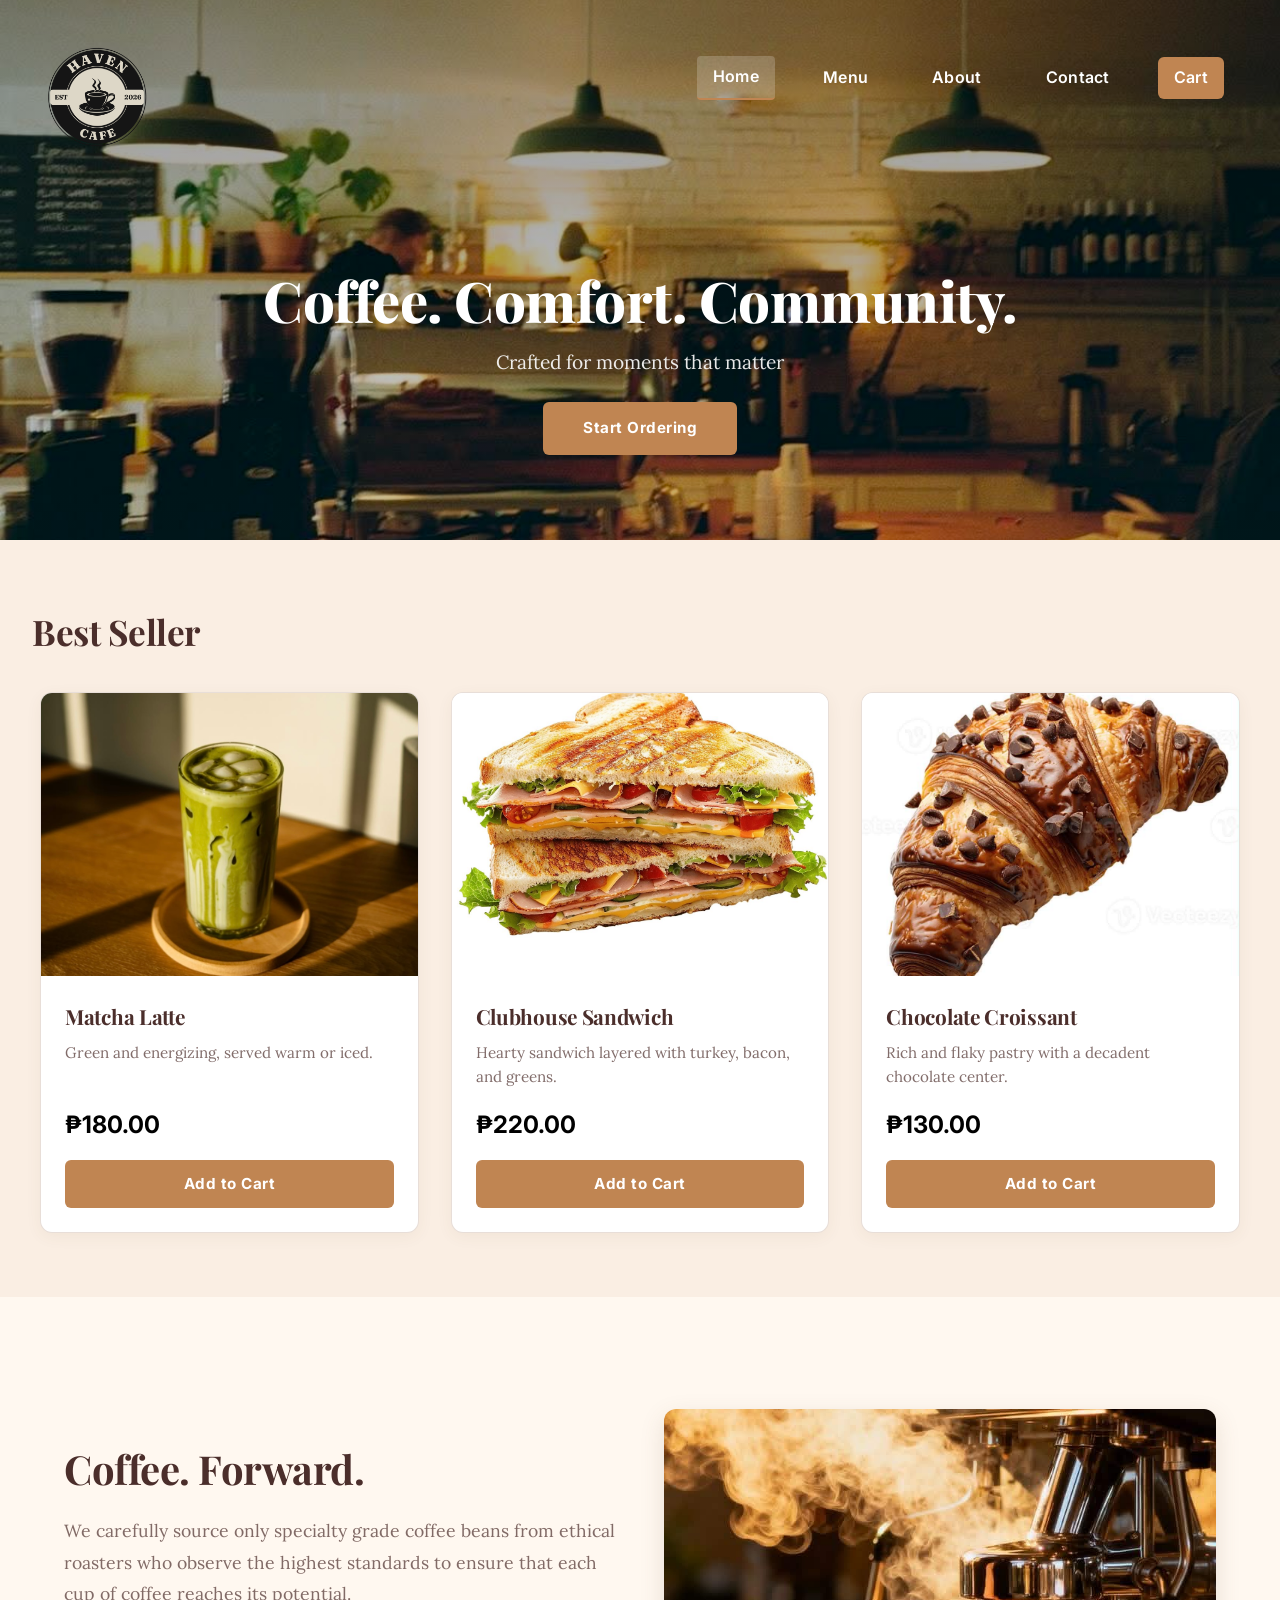
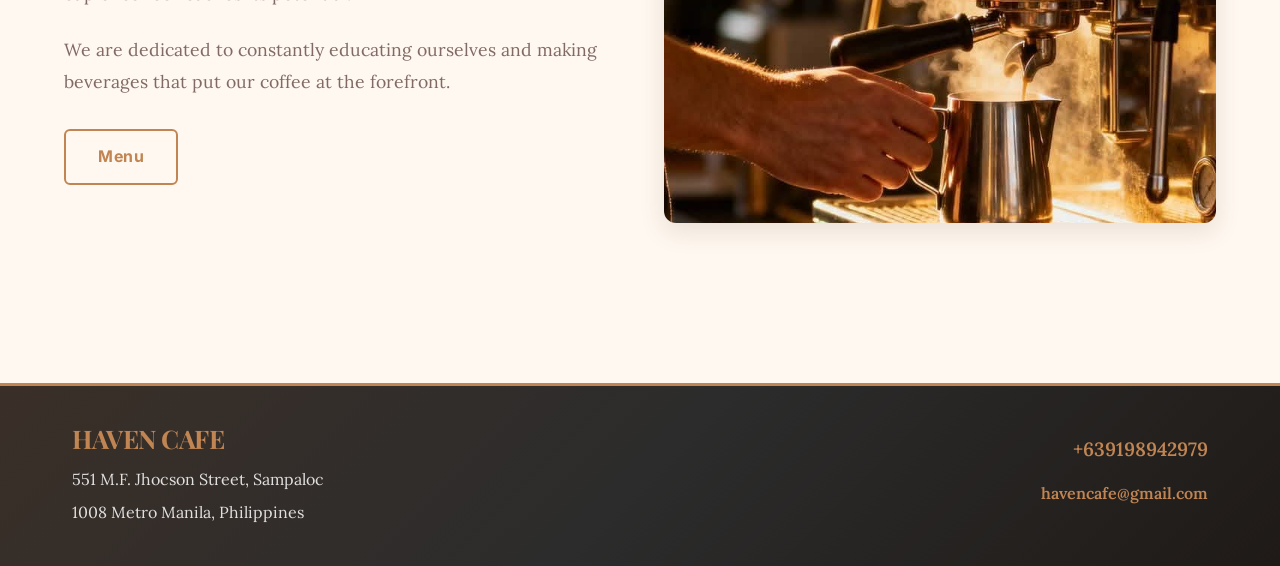
<file: haven cafe(latest)/index.html>
<!DOCTYPE html>
<html lang="en">

<head>
    <meta charset="UTF-8">
    <meta name="viewport" content="width=device-width, initial-scale=1.0">
    <title>Haven Cafe</title>
    <link rel="stylesheet" href="style.css">
</head>

<body>
    <header>
        <img src="images/cafelogo.png" alt="Haven Cafe Logo" class="logo">
        <nav class="navbar">
            <a href="index.html" class="active">Home</a>
            <a href="menu.html">Menu</a>
            <a href="about.html">About</a>
            <a href="contact.html">Contact</a>
            <a href="cart.html" class="cart-link">Cart</a>
        </nav>
        <div class="header-overlay"></div>
        <div class="hero-content">
            <h1>Coffee. Comfort. Community.</h1>
            <p class="hero-subtitle">Crafted for moments that matter</p>
            <a href="menu.html" class="hero-cart-btn">Start Ordering</a>
        </div>
    </header>

    <main>
        <!-- Featured Selection Section -->
        <section class="featured-section">
            <h2 class="section-title">Best Seller</h2>
            <div class="featured-grid">
                <div class="featured-item">
                    <img src="images/Matcha latte.jpg" alt="Matcha Latte">
                    <h3>Matcha Latte</h3>
                    <p>Green and energizing, served warm or iced.</p>
                    <span class="price">₱180.00</span>
                    <button type="button" class="cta-button" onclick="redirectToMenu('Matcha Latte')">Add to Cart</button>
                </div>
                <div class="featured-item">
                    <img src="images/clubhouse.JPG" alt="Clubhouse Sandwich">
                    <h3>Clubhouse Sandwich</h3>
                    <p>Hearty sandwich layered with turkey, bacon, and greens.</p>
                    <span class="price">₱220.00</span>
                    <button type="button" class="cta-button" onclick="redirectToMenu('Clubhouse Sandwich')">Add to Cart</button>
                </div>
                <div class="featured-item">
                    <img src="images/p1.jpg" alt="Chocolate Croissant">
                    <h3>Chocolate Croissant</h3>
                    <p>Rich and flaky pastry with a decadent chocolate center.</p>
                    <span class="price">₱130.00</span>
                    <button type="button" class="cta-button" onclick="redirectToMenu('Chocolate Croissant')">Add to Cart</button>
                </div>
            </div>
        </section>

        <!-- Coffee Forward Section -->
        <section class="coffee-forward-section">
            <div class="coffee-forward-content">
                <div class="coffee-forward-text">
                    <h2>Coffee. Forward.</h2>
                    <p>We carefully source only specialty grade coffee beans from ethical roasters who observe the
                        highest standards to ensure that each cup of coffee reaches its potential.</p>
                    <p>We are dedicated to constantly educating ourselves and making beverages that put our coffee at
                        the forefront.</p>
                    <a href="menu.html" class="forward-link">Menu</a>
                </div>
                <div class="coffee-forward-image">
                    <img src="images/pic1.jpg" alt="Coffee brewing process">
                </div>
            </div>
        </section>



        <footer class="site-footer">
            <div class="footer-content">
                <div class="footer-main">
                    <div class="footer-branding">
                        <h3>HAVEN CAFE</h3>
                    </div>
                    <div class="footer-info">
                        <p>551 M.F. Jhocson Street, Sampaloc</p>
                        <p>1008 Metro Manila, Philippines</p>
                    </div>
                </div>
                <div class="footer-contact">
                    <p><a href="tel:+639198942979" class="phone-link">+639198942979</a></p>
                    <p><a href="mailto:havencafe@gmail.com">havencafe@gmail.com</a></p>
                </div>
            </div>
        </footer>

        <script>
            function redirectToMenu(itemName) {
                const params = new URLSearchParams();
                params.set('item', itemName);
                window.location.href = `menu.html?${params.toString()}`;
            }
        </script>
        <script src="transition.js"></script>
</body>

</html>
</file>
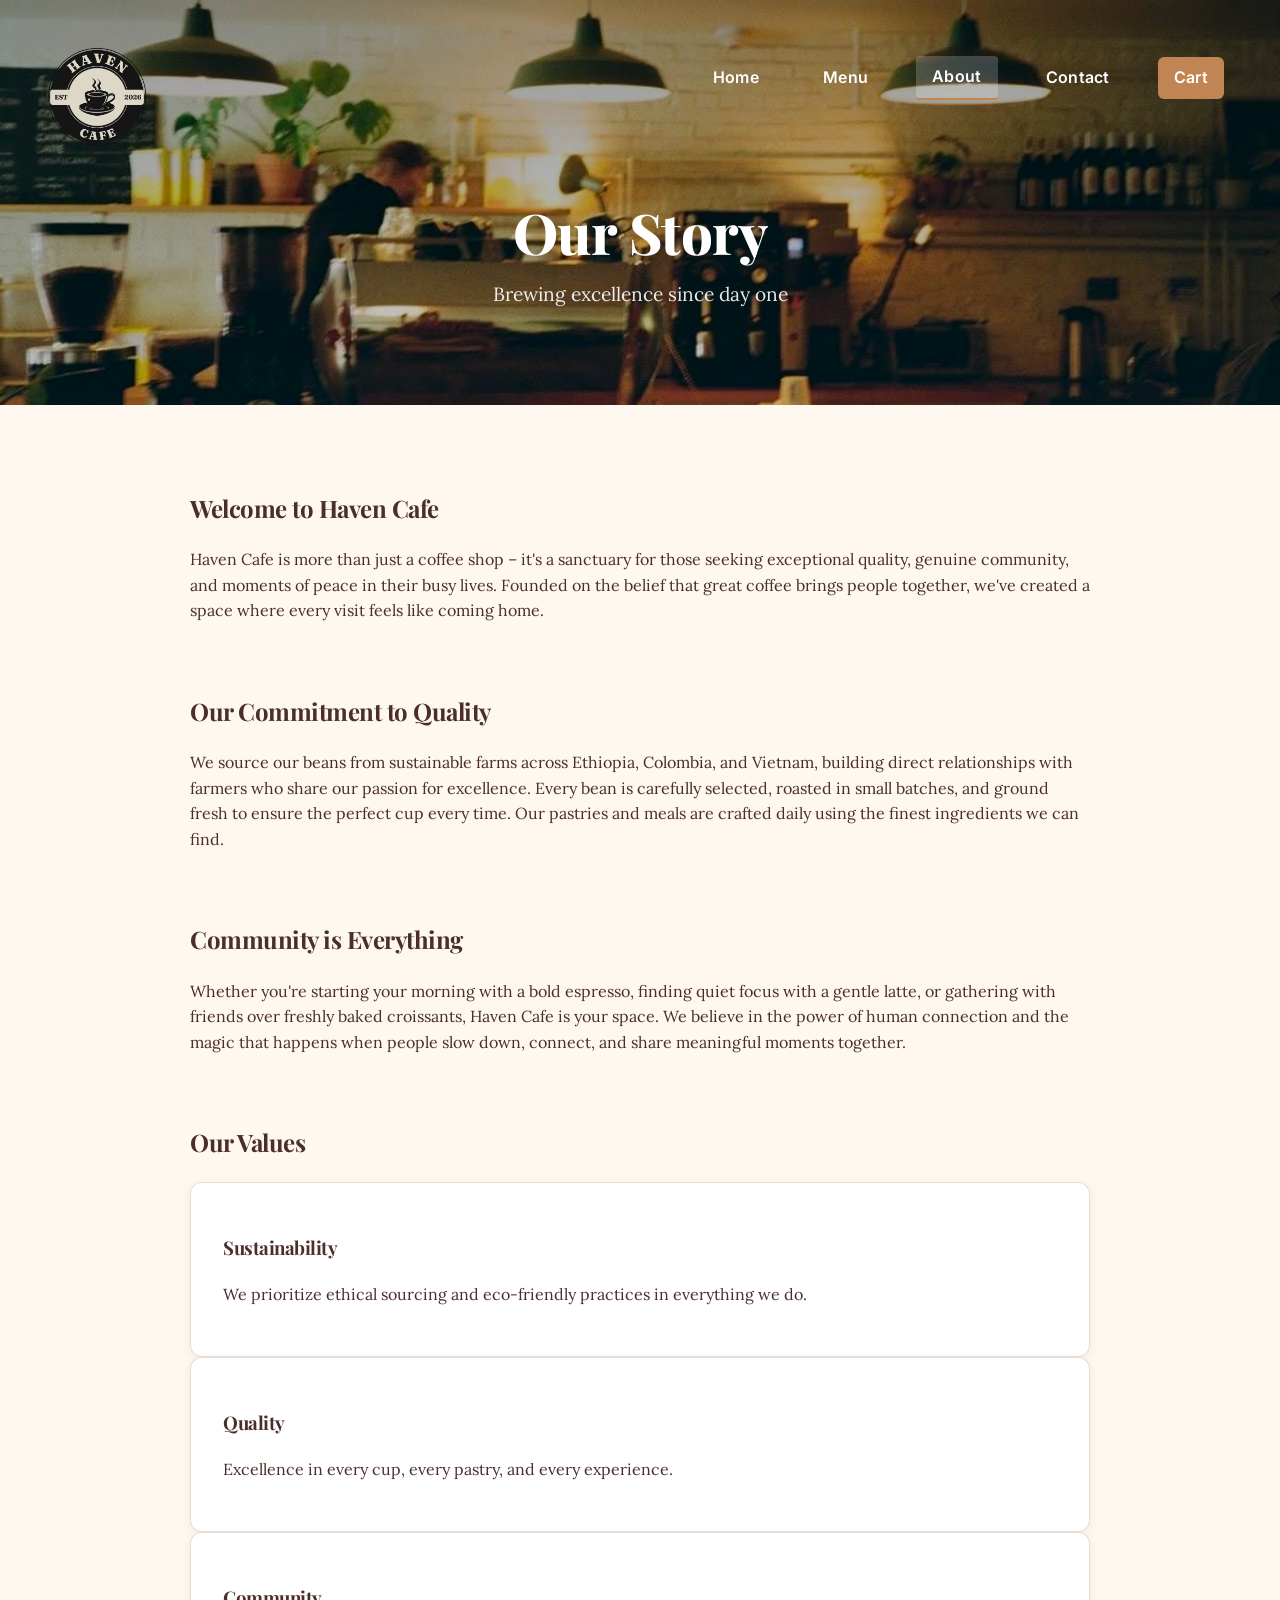
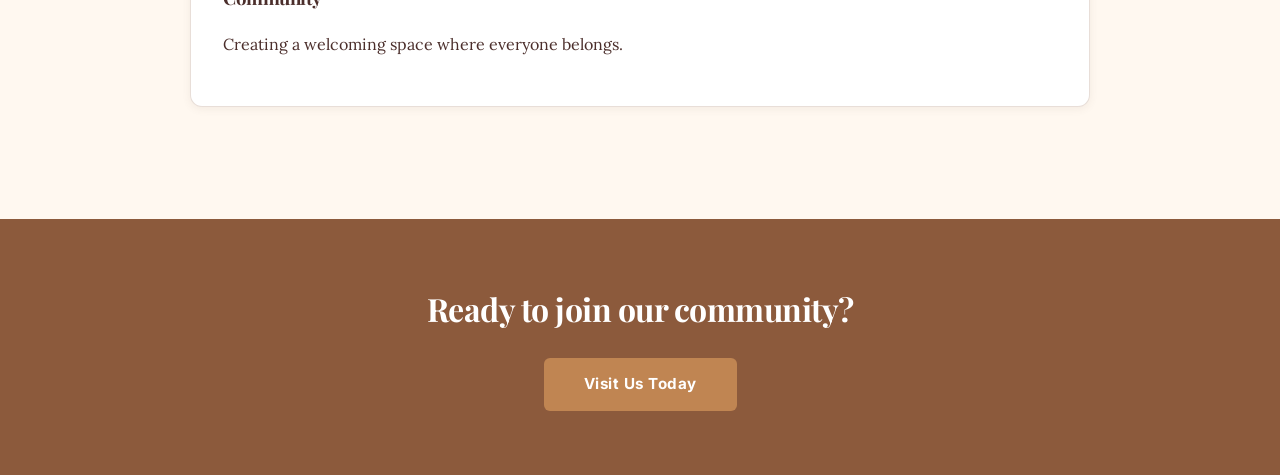
<file: haven cafe(latest)/about.html>
<!DOCTYPE html>
<html lang="en">

<head>
    <meta charset="UTF-8">
    <meta name="viewport" content="width=device-width, initial-scale=1.0">
    <title>About - Haven Cafe</title>
    <link rel="stylesheet" href="style.css">
</head>

<body>
    <header class="about-header">
        <img src="images/cafelogo.png" alt="Haven Cafe Logo" class="logo">
        <nav class="navbar">
            <a href="index.html">Home</a>
            <a href="menu.html">Menu</a>
            <a href="about.html" class="active">About</a>
            <a href="contact.html">Contact</a>
            <a href="cart.html" class="cart-link">Cart</a>
        </nav>
        <div class="header-overlay"></div>
        <div class="hero-content">
            <h1>Our Story</h1>
            <p class="hero-subtitle">Brewing excellence since day one</p>
        </div>
    </header>

    <main>
        <div class="main-content about-content">
            <section class="about-section">
                <h2>Welcome to Haven Cafe</h2>
                <p>Haven Cafe is more than just a coffee shop – it's a sanctuary for those seeking exceptional quality,
                    genuine community, and moments of peace in their busy lives. Founded on the belief that great coffee
                    brings people together, we've created a space where every visit feels like coming home.</p>
            </section>

            <section class="about-section">
                <h2>Our Commitment to Quality</h2>
                <p>We source our beans from sustainable farms across Ethiopia, Colombia, and Vietnam, building direct
                    relationships with farmers who share our passion for excellence. Every bean is carefully selected,
                    roasted in small batches, and ground fresh to ensure the perfect cup every time. Our pastries and
                    meals are crafted daily using the finest ingredients we can find.</p>
            </section>

            <section class="about-section">
                <h2>Community is Everything</h2>
                <p>Whether you're starting your morning with a bold espresso, finding quiet focus with a gentle latte,
                    or gathering with friends over freshly baked croissants, Haven Cafe is your space. We believe in the
                    power of human connection and the magic that happens when people slow down, connect, and share
                    meaningful moments together.</p>
            </section>

            <section class="about-section values-section">
                <h2>Our Values</h2>
                <div class="values-grid">
                    <div class="value-card">
                        <h3>Sustainability</h3>
                        <p>We prioritize ethical sourcing and eco-friendly practices in everything we do.</p>
                    </div>
                    <div class="value-card">
                        <h3>Quality</h3>
                        <p>Excellence in every cup, every pastry, and every experience.</p>
                    </div>
                    <div class="value-card">
                        <h3>Community</h3>
                        <p>Creating a welcoming space where everyone belongs.</p>
                    </div>
                </div>
            </section>
        </div>
    </main>

    <section class="cta-section">
        <h2>Ready to join our community?</h2>
        <a href="index.html" class="cta-button">Visit Us Today</a>
    </section>
    <script src="transition.js"></script>
</body>

</html>
</file>
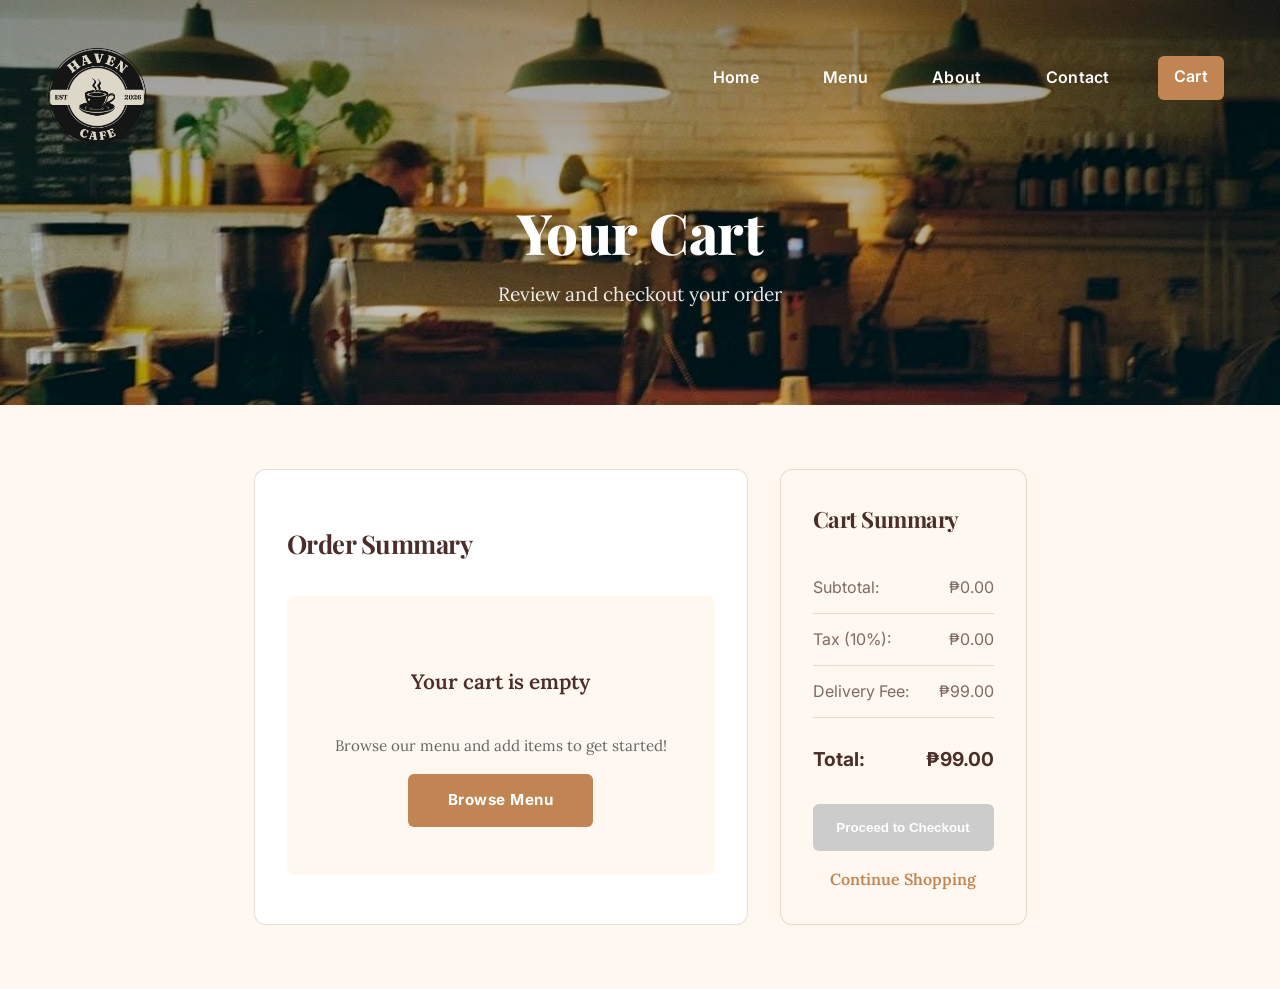
<file: haven cafe(latest)/cart.html>
<!DOCTYPE html>
<html lang="en">

<head>
    <meta charset="UTF-8">
    <meta name="viewport" content="width=device-width, initial-scale=1.0">
    <title>Cart - Haven Cafe</title>
    <link rel="stylesheet" href="style.css">
</head>

<body>
    <header class="cart-header">
        <img src="images/cafelogo.png" alt="Haven Cafe Logo" class="logo">
        <nav class="navbar">
            <a href="index.html">Home</a>
            <a href="menu.html">Menu</a>
            <a href="about.html">About</a>
            <a href="contact.html">Contact</a>
            <a href="cart.html" class="cart-link active">Cart</a>
        </nav>
        <div class="header-overlay"></div>
        <div class="hero-content">
            <h1>Your Cart</h1>
            <p class="hero-subtitle">Review and checkout your order</p>
        </div>
    </header>

    <main>
        <div class="cart-container">
            <section class="cart-items-section">
                <h2>Order Summary</h2>
                <div class="cart-items">
                    <div class="empty-cart-message">
                        <p>Your cart is empty</p>
                        <p style="font-size: 0.95rem; color: #666;">Browse our menu and add items to get started!</p>
                        <a href="menu.html" class="cta-button">Browse Menu</a>
                    </div>
                </div>
                <div id="cart-items-list"></div>
            </section>

            <aside class="cart-summary">
                <h2>Cart Summary</h2>
                <div class="summary-row">
                    <span>Subtotal:</span>
                    <span id="subtotal">₱0.00</span>
                </div>
                <div class="summary-row">
                    <span>Tax (10%):</span>
                    <span id="tax">₱0.00</span>
                </div>
                <div class="summary-row">
                    <span>Delivery Fee:</span>
                    <span id="delivery">₱99.00</span>
                </div>
                <div class="summary-row total">
                    <span>Total:</span>
                    <span id="total">₱99.00</span>
                </div>
                <button class="checkout-btn" id="checkout-btn">Proceed to Checkout</button>
                <a href="menu.html" class="continue-shopping">Continue Shopping</a>
            </aside>
        </div>
    </main>

    <script>
        // Cart functionality
        const DELIVERY_FEE = 99.00;

        function loadCart() {
            const cart = JSON.parse(localStorage.getItem('cart')) || [];
            const cartItemsList = document.getElementById('cart-items-list');
            const emptyCart = document.querySelector('.empty-cart-message');

            if (cart.length === 0) {
                cartItemsList.innerHTML = '';
                emptyCart.style.display = 'flex';
                emptyCart.style.flexDirection = 'column';
                emptyCart.style.alignItems = 'center';
                emptyCart.style.padding = '3rem';
                emptyCart.style.textAlign = 'center';
                updateSummary([]);
                return;
            }

            emptyCart.style.display = 'none';
            cartItemsList.innerHTML = cart.map((item, index) => `
                <div class="cart-item">
                    <div class="item-info">
                        <h3>${item.name}</h3>
                        ${item.customizations ? `<span class="item-customizations">${item.customizations}</span>` : ''}
                        <p class="item-price">₱${item.price.toFixed(2)}</p>
                    </div>
                    <div class="item-quantity">
                        <button onclick="decreaseQuantity(${index})">-</button>
                        <input type="number" value="${item.quantity}" min="1" onchange="updateQuantity(${index}, this.value)">
                        <button onclick="increaseQuantity(${index})">+</button>
                    </div>
                    <div class="item-total">
                        ₱${(item.price * item.quantity).toFixed(2)}
                    </div>
                    <button class="remove-btn" onclick="removeFromCart(${index})">Remove</button>
                </div>
            `).join('');

            updateSummary(cart);
        }

        function updateQuantity(index, quantity) {
            let cart = JSON.parse(localStorage.getItem('cart')) || [];
            quantity = Math.max(1, parseInt(quantity) || 1);
            cart[index].quantity = quantity;
            localStorage.setItem('cart', JSON.stringify(cart));
            loadCart();
        }

        function increaseQuantity(index) {
            let cart = JSON.parse(localStorage.getItem('cart')) || [];
            cart[index].quantity += 1;
            localStorage.setItem('cart', JSON.stringify(cart));
            loadCart();
        }

        function decreaseQuantity(index) {
            let cart = JSON.parse(localStorage.getItem('cart')) || [];
            if (cart[index].quantity > 1) {
                cart[index].quantity -= 1;
                localStorage.setItem('cart', JSON.stringify(cart));
                loadCart();
            }
        }

        function removeFromCart(index) {
            let cart = JSON.parse(localStorage.getItem('cart')) || [];
            cart.splice(index, 1);
            localStorage.setItem('cart', JSON.stringify(cart));
            loadCart();
        }

        function updateSummary(cart) {
            const subtotal = cart.reduce((sum, item) => sum + (item.price * item.quantity), 0);
            const tax = subtotal * 0.10;
            const total = subtotal + tax + DELIVERY_FEE;

            document.getElementById('subtotal').textContent = `₱${subtotal.toFixed(2)}`;
            document.getElementById('tax').textContent = `₱${tax.toFixed(2)}`;
            document.getElementById('total').textContent = `₱${total.toFixed(2)}`;

            const checkoutBtn = document.getElementById('checkout-btn');
            checkoutBtn.disabled = cart.length === 0;
        }

        document.getElementById('checkout-btn').addEventListener('click', () => {
            const cart = JSON.parse(localStorage.getItem('cart')) || [];
            if (cart.length > 0) {
                alert('Thank you for your order! This is a demo. In a real app, you would be redirected to payment.');
                localStorage.removeItem('cart');
                loadCart();
            }
        });

        // Load cart on page load
        loadCart();
    </script>
    <script src="transition.js"></script>
</body>

</html>
</file>
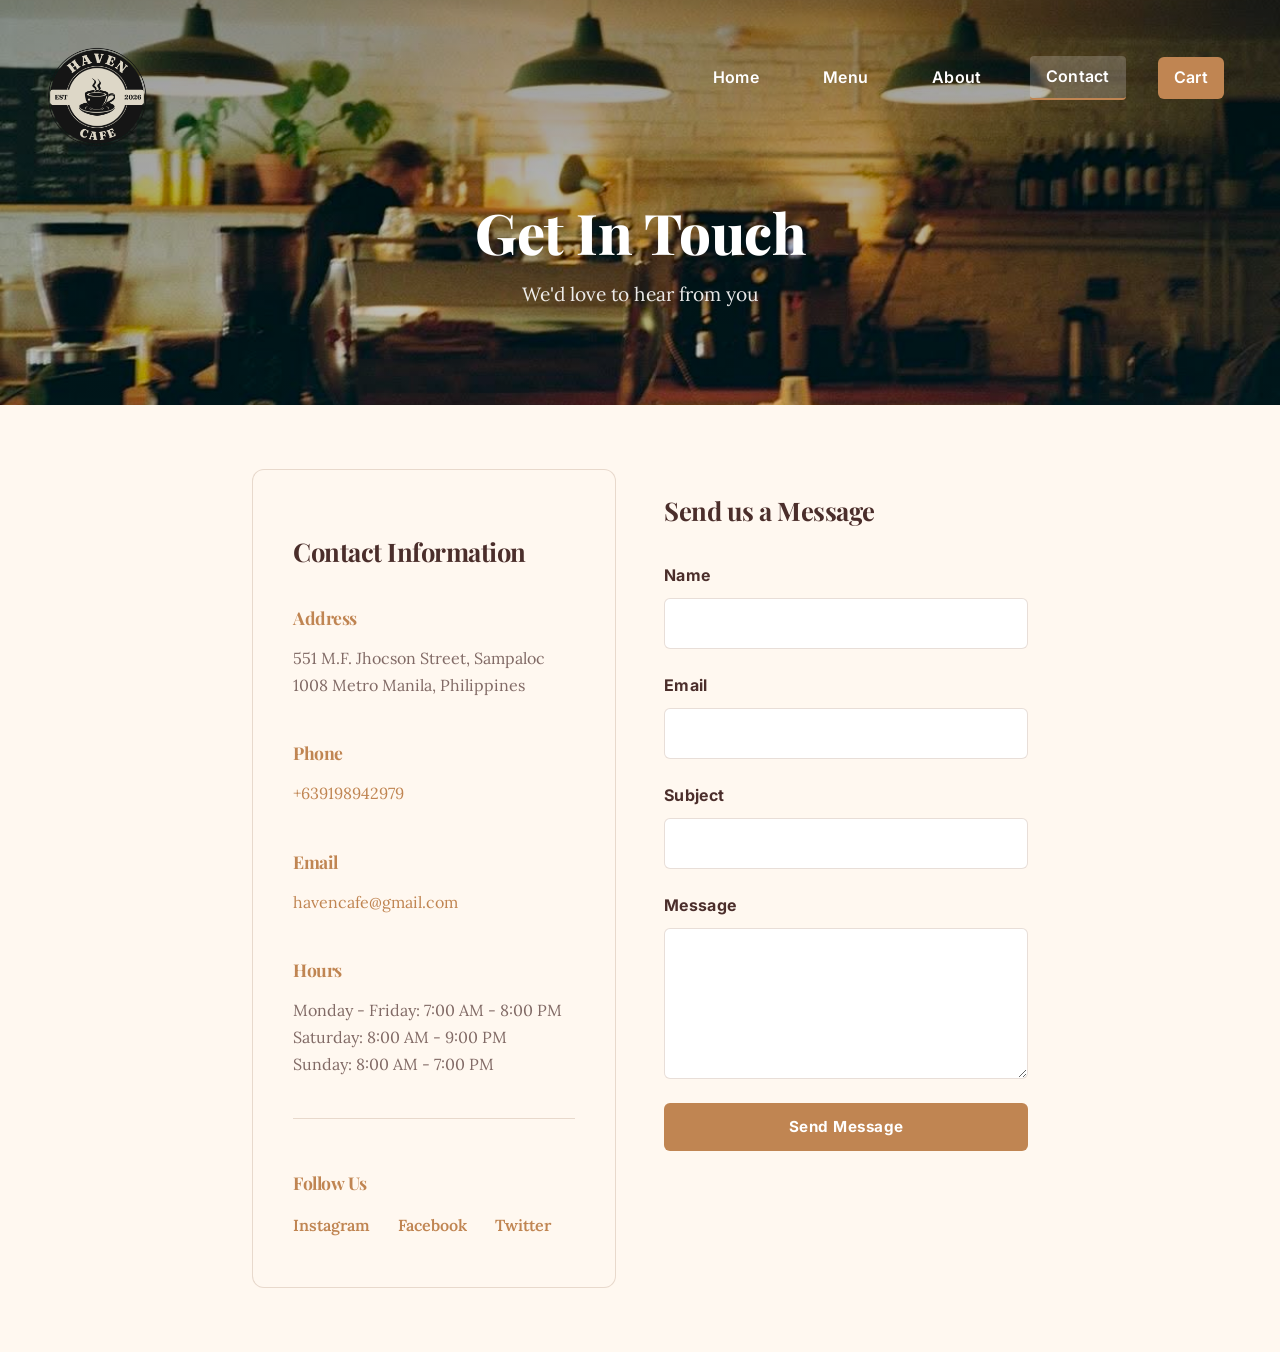
<file: haven cafe(latest)/contact.html>
<!DOCTYPE html>
<html lang="en">

<head>
    <meta charset="UTF-8">
    <meta name="viewport" content="width=device-width, initial-scale=1.0">
    <title>Contact - Haven Cafe</title>
    <link rel="stylesheet" href="style.css">
</head>

<body>
    <header class="contact-header">
        <img src="images/cafelogo.png" alt="Haven Cafe Logo" class="logo">
        <nav class="navbar">
            <a href="index.html">Home</a>
            <a href="menu.html">Menu</a>
            <a href="about.html">About</a>
            <a href="contact.html" class="active">Contact</a>
            <a href="cart.html" class="cart-link">Cart</a>
        </nav>
        <div class="header-overlay"></div>
        <div class="hero-content">
            <h1>Get In Touch</h1>
            <p class="hero-subtitle">We'd love to hear from you</p>
        </div>
    </header>

    <main>
        <div class="main-content contact-content">
            <div class="contact-grid">
                <section class="contact-info">
                    <h2>Contact Information</h2>

                    <div class="info-item">
                        <h3>Address</h3>
                        <p>551 M.F. Jhocson Street, Sampaloc</p>
                        <p>1008 Metro Manila, Philippines</p>
                    </div>

                    <div class="info-item">
                        <h3>Phone</h3>
                        <p><a href="tel:+639198942979">+639198942979</a></p>
                    </div>

                    <div class="info-item">
                        <h3>Email</h3>
                        <p><a href="mailto:havencafe@gmail.com">havencafe@gmail.com</a></p>
                    </div>

                    <div class="info-item">
                        <h3>Hours</h3>
                        <p>
                            Monday - Friday: 7:00 AM - 8:00 PM<br>
                            Saturday: 8:00 AM - 9:00 PM<br>
                            Sunday: 8:00 AM - 7:00 PM
                        </p>
                    </div>

                    <div class="social-links">
                        <h3>Follow Us</h3>
                        <a href="#" class="social-link">Instagram</a>
                        <a href="#" class="social-link">Facebook</a>
                        <a href="#" class="social-link">Twitter</a>
                    </div>
                </section>

                <section class="contact-form-section">
                    <h2>Send us a Message</h2>
                    <form class="contact-form">
                        <div class="form-group">
                            <label for="name">Name</label>
                            <input type="text" id="name" name="name" required>
                        </div>

                        <div class="form-group">
                            <label for="email">Email</label>
                            <input type="email" id="email" name="email" required>
                        </div>

                        <div class="form-group">
                            <label for="subject">Subject</label>
                            <input type="text" id="subject" name="subject" required>
                        </div>

                        <div class="form-group">
                            <label for="message">Message</label>
                            <textarea id="message" name="message" rows="6" required></textarea>
                        </div>

                        <button type="submit" class="cta-button">Send Message</button>
                    </form>
                </section>
            </div>
        </div>
    </main>
    <script src="transition.js"></script>
</body>

</html>
</file>
<file: haven cafe(latest)/style.css>
@import url('https://fonts.googleapis.com/css2?family=Playfair+Display:wght@600;700;800&family=Lora:wght@400;500;600&family=Inter:wght@300;400;500;600;700&display=swap');

:root {
    --primary: #8C5A3C;
    --primary-light: #C08552;
    --primary-dark: #4B2E2B;
    --accent: #C08552;
    --bg-light: #FFF8F0;
    --text: #4B2E2B;
    --text-gray: rgba(75, 46, 43, 0.7);
    --border: rgba(140, 90, 60, 0.2);
}

* {
    box-sizing: border-box;
}

html {
    scrollbar-width: thin;
    scrollbar-color: var(--primary-light) rgba(75, 46, 43, 0.1);
}

html::-webkit-scrollbar {
    width: 10px;
    height: 10px;
}

html::-webkit-scrollbar-track {
    background: rgba(75, 46, 43, 0.08);
    border-radius: 999px;
}

html::-webkit-scrollbar-thumb {
    background: var(--primary-light);
    border-radius: 999px;
    border: 2px solid rgba(255, 255, 255, 0.85);
}

html::-webkit-scrollbar-thumb:hover {
    background: var(--primary-dark);
}

body {
    margin: 0;
    padding: 0;
    font-family: 'Lora', serif;
    color: var(--text);
    background: var(--bg-light);
    line-height: 1.6;
}

header {
    position: relative;
    height: 60vh;
    background: url("images/cafeheader.jpg") center/cover no-repeat;
    display: flex;
    flex-direction: column;
}

header.menu-header,
header.cart-header,
header.about-header,
header.contact-header {
    height: 45vh;
}

.header-overlay {
    position: absolute;
    inset: 0;
    background: linear-gradient(180deg, rgba(0, 0, 0, 0.4), rgba(0, 0, 0, 0.3) 50%, rgba(0, 0, 0, 0.2));
}

.logo {
    position: absolute;
    top: 2rem;
    left: 2rem;
    height: 130px;
    z-index: 10;
}

.navbar {
    position: absolute;
    top: 3.5rem;
    right: 3.5rem;
    display: flex;
    gap: 2rem;
    align-items: center;
    z-index: 11;
}

.navbar a {
    color: #fff;
    text-decoration: none;
    padding: 0.5rem 1rem;
    border-radius: 4px;
    font-family: 'Inter', sans-serif;
    font-weight: 600;
    transition: all 0.3s;
    letter-spacing: 0.3px;
}

    .nav-toggle {
        display: none;
        position: absolute;
        top: 2rem;
        right: 2rem;
        width: 46px;
        height: 46px;
        border: 1px solid rgba(255, 255, 255, 0.7);
        border-radius: 14px;
        background: rgba(255, 255, 255, 0.14);
        color: #fff;
        cursor: pointer;
        align-items: center;
        justify-content: center;
        z-index: 12;
        transition: background 0.3s, border-color 0.3s, transform 0.3s;
    }

    .nav-toggle span {
        display: block;
        width: 22px;
        height: 2px;
        background: #fff;
        margin: 4px 0;
        transition: transform 0.3s ease, opacity 0.3s ease;
    }

    .nav-toggle.active span:nth-child(1) {
        transform: translateY(6px) rotate(45deg);
    }

    .nav-toggle.active span:nth-child(2) {
        opacity: 0;
    }

    .nav-toggle.active span:nth-child(3) {
        transform: translateY(-6px) rotate(-45deg);
    }

    .nav-toggle:hover {
        background: rgba(255, 255, 255, 0.28);
        border-color: #fff;
    }


.navbar a:hover {
    background: rgba(255, 255, 255, 0.15);
    transform: translateY(-2px);
}

.navbar a.active {
    background: rgba(255, 255, 255, 0.2);
    border-bottom: 2px solid var(--accent);
}

.navbar a.cart-link {
    background: var(--accent);
    color: #fff;
    border-radius: 6px;
}

.navbar a.cart-link:hover {
    background: #e8b589;
    transform: scale(1.05);
}

.hero-content {
    position: absolute;
    bottom: 0;
    left: 0;
    right: 0;
    display: flex;
    flex-direction: column;
    align-items: center;
    justify-content: center;
    text-align: center;
    padding: 0 1rem 2rem;
    height: 60%;
    z-index: 1;
}

.hero-content h1 {
    margin: 0 0 1rem;
    color: #fff;
    font-family: 'Playfair Display', serif;
    font-size: clamp(2.5rem, 6vw, 3.5rem);
    font-weight: 800;
    line-height: 1.1;
    max-width: 920px;
    letter-spacing: -0.5px;
}

.hero-subtitle {
    color: rgba(255, 255, 255, 0.9);
    font-family: 'Lora', serif;
    font-size: 1.2rem;
    margin: 0 0 1.5rem;
    font-weight: 400;
}

.hero-cart-btn,
.cta-button {
    display: inline-block;
    background: var(--accent);
    color: #fff;
    padding: 0.9rem 2.5rem;
    border: none;
    border-radius: 6px;
    font-family: 'Inter', sans-serif;
    font-weight: 700;
    font-size: 0.95rem;
    cursor: pointer;
    text-decoration: none;
    transition: all 0.3s;
    letter-spacing: 0.5px;
}

.hero-cart-btn:hover,
.cta-button:hover {
    background: #e8b589;
    transform: translateY(-2px);
    box-shadow: 0 6px 16px rgba(107, 79, 58, 0.3);
}

main {
    width: 100%;
    padding: 4rem 2rem;
    display: flex;
    flex-direction: column;
}

.main-content {
    display: flex;
    flex-direction: column;
    gap: 2rem;
    width: 100%;
    max-width: 100%;
}

.main-content.featured-section {
    flex-direction: column;
}

.section-title {
    font-family: 'Playfair Display', serif;
    font-size: 2.2rem;
    font-weight: 700;
    margin: 0 0 2rem;
    letter-spacing: -0.5px;
}

.menu-section {
    flex: 1;
    width: 100%;
}

.category {
    margin-bottom: 3rem;
}

.category h2 {
    font-size: clamp(1.3rem, 4vw, 1.6rem);
    font-weight: 700;
    margin: 0 0 1.5rem;
    text-transform: capitalize;
}

.scroll-container {
    position: relative;
}

.items-scroll {
    display: flex;
    gap: 1.5rem;
    overflow-x: auto;
    scroll-behavior: smooth;
    scrollbar-width: thin;
    scrollbar-color: var(--primary-light) rgba(75, 46, 43, 0.1);
    scroll-snap-type: x mandatory;
    width: 100%;
    padding-bottom: 8px;
}

.items-scroll::-webkit-scrollbar {
    height: 10px;
}

.items-scroll::-webkit-scrollbar-track {
    background: rgba(75, 46, 43, 0.08);
    border-radius: 999px;
}

.items-scroll::-webkit-scrollbar-thumb {
    background: var(--primary-light);
    border-radius: 999px;
    border: 2px solid rgba(255, 255, 255, 0.85);
}

.items-scroll::-webkit-scrollbar-thumb:hover {
    background: var(--primary-dark);
}

.scroll-btn {
    position: absolute;
    top: 50%;
    transform: translateY(-50%);
    background: var(--primary-light);
    color: #fff;
    border: none;
    border-radius: 50%;
    width: 50px;
    height: 50px;
    display: flex;
    align-items: center;
    justify-content: center;
    cursor: pointer;
    font-size: 1.4rem;
    z-index: 5;
    box-shadow: 0 4px 12px rgba(107, 79, 58, 0.2);
    transition: all 0.3s;
}

.scroll-btn:hover {
    background: var(--primary-dark);
    transform: translateY(-50%) scale(1.1);
    box-shadow: 0 6px 16px rgba(107, 79, 58, 0.3);
}

.scroll-btn:active {
    transform: translateY(-50%) scale(0.95);
}

.scroll-left {
    left: 20px;
}

.scroll-right {
    right: 20px;
}

.item-card {
    flex: 0 0 calc(33.333% - 1rem);
    min-width: 200px;
    background: #fff;
    border: 1px solid var(--border);
    border-radius: 12px;
    overflow: hidden;
    display: flex;
    flex-direction: column;
    scroll-snap-align: start;
    transition: all 0.4s cubic-bezier(0.175, 0.885, 0.32, 1.275);
    box-shadow: 0 4px 16px rgba(107, 79, 58, 0.06);
    cursor: pointer;
}

.item-card:hover {
    border-color: var(--primary-light);
    box-shadow: 0 16px 32px rgba(107, 79, 58, 0.15);
}

.item-card.selected-item {
    border-color: var(--accent);
    box-shadow: 0 18px 40px rgba(107, 79, 58, 0.2);
    transform: translateY(-6px) scale(1.02);
}

.item-card.selected-item:hover {
    transform: translateY(-8px) scale(1.03);
    box-shadow: 0 22px 48px rgba(107, 79, 58, 0.24);
}

.item-card img {
    width: 100%;
    aspect-ratio: 4 / 3;
    height: auto;
    object-fit: cover;
}

.item-card h3 {
    margin: 1.2rem 1.5rem 0.5rem;
    font-family: 'Playfair Display', serif;
    font-size: 1.1rem;
    font-weight: 700;
    color: var(--text);
    letter-spacing: -0.3px;
}

.item-card p {
    margin: 0 1.5rem 1rem;
    color: var(--text-gray);
    font-family: 'Lora', serif;
    font-size: 0.9rem;
    flex-grow: 1;
}

.item-card .price {
    padding: 0 1.5rem 1.5rem;
    font-size: 1.3rem;
    font-weight: 700;
    color: #000;
    font-family: 'Inter', sans-serif;
}

.add-to-cart-btn {
    margin: 0 1.5rem 1.5rem;
    padding: 0.7rem;
    width: calc(100% - 3rem);
    background: var(--primary-light);
    color: #fff;
    border: none;
    border-radius: 6px;
    font-family: 'Inter', sans-serif;
    font-weight: 700;
    cursor: pointer;
    transition: all 0.3s;
    letter-spacing: 0.5px;
}

.add-to-cart-btn:hover {
    background: var(--primary-dark);
    transform: translateY(-2px);
    box-shadow: 0 4px 12px rgba(107, 79, 58, 0.2);
}

.add-to-cart-btn.animate,
.modal-submit-btn.animate {
    animation: addToCartPulse 0.4s ease-out;
    box-shadow: 0 12px 28px rgba(140, 90, 60, 0.28);
}

.add-to-cart-btn.added,
.modal-submit-btn.added {
    background: #6b361b;
    color: #fff;
}

@keyframes addToCartPulse {
    0% {
        transform: scale(1);
    }
    50% {
        transform: scale(1.08);
    }
    100% {
        transform: scale(1);
    }
}

.cta-section {
    background: var(--primary);
    color: #fff;
    padding: 4rem 2rem;
    text-align: center;
    margin-top: 3rem;
}

.cta-section h2 {
    font-family: 'Playfair Display', serif;
    font-size: 2rem;
    font-weight: 700;
    margin: 0 0 1.5rem;
    letter-spacing: -0.5px;
}

/* About & Home Sections */
h2,
h3 {
    font-family: 'Playfair Display', serif;
    font-weight: 700;
    letter-spacing: -0.5px;
}

.about-content,
.contact-content {
    flex-direction: column;
    max-width: 900px;
    margin: 0 auto;
}

/* Cart Page */
.cart-container {
    display: grid;
    grid-template-columns: 2fr 1fr;
    gap: 2rem;
    max-width: 1200px;
    margin: 0 auto;
}

.cart-items-section {
    background: #fff;
    padding: 2rem;
    border: 1px solid var(--border);
    border-radius: 12px;
}

.cart-items-section h2 {
    font-size: 1.6rem;
    font-weight: 700;
    margin-bottom: 2rem;
}

.empty-cart-message {
    background: var(--bg-light);
    padding: 3rem;
    border-radius: 8px;
    text-align: center;
    color: var(--text-gray);
}

.empty-cart-message p:first-child {
    font-size: 1.3rem;
    color: var(--text);
    font-weight: 600;
}

.cart-item {
    display: grid;
    grid-template-columns: 2fr 1fr 1fr 0.5fr;
    gap: 1.5rem;
    align-items: center;
    padding: 1.5rem;
    border-bottom: 1px solid var(--border);
}

.item-info h3 {
    font-size: 1.1rem;
    font-weight: 700;
    margin: 0 0 0.5rem;
}

.item-price {
    color: #000;
    font-weight: 600;
    margin: 0;
    font-family: 'Inter', sans-serif;
}

.item-quantity {
    display: flex;
    gap: 0.5rem;
    align-items: center;
}

.item-quantity button,
.item-quantity input {
    border: 1px solid var(--border);
    border-radius: 4px;
    padding: 0.5rem;
    transition: all 0.3s;
}

.item-quantity button {
    background: var(--bg-light);
    width: 35px;
    height: 35px;
    cursor: pointer;
    font-weight: 600;
}

.item-quantity button:hover {
    background: var(--primary-light);
    color: #fff;
    border-color: var(--primary-light);
}

.item-quantity input {
    width: 50px;
    text-align: center;
}

.item-total {
    font-size: 1.1rem;
    font-weight: 700;
    font-family: 'Inter', sans-serif;
}

.remove-btn {
    background: #ff6b6b;
    color: #fff;
    border: none;
    padding: 0.5rem 1rem;
    border-radius: 4px;
    cursor: pointer;
    font-weight: 600;
    transition: all 0.3s;
}

.remove-btn:hover {
    background: #ff5252;
}

.cart-summary {
    background: var(--bg-light);
    padding: 2rem;
    border: 1px solid var(--border);
    border-radius: 12px;
    height: fit-content;
    position: sticky;
    top: 2rem;
}

.cart-summary h2 {
    font-size: 1.4rem;
    font-weight: 700;
    margin: 0 0 1.5rem;
}

.summary-row {
    display: flex;
    justify-content: space-between;
    padding: 0.8rem 0;
    border-bottom: 1px solid var(--border);
    color: var(--text-gray);
    font-family: 'Inter', sans-serif;
}

.summary-row.total {
    color: var(--text);
    font-size: 1.2rem;
    font-weight: 700;
    padding: 0.8rem 0;
    margin: 0.8rem 0 0;
    border: none;
}

.checkout-btn {
    width: 100%;
    padding: 1rem;
    margin-top: 1rem;
    background: var(--primary-light);
    color: #fff;
    border: none;
    border-radius: 6px;
    font-weight: 700;
    cursor: pointer;
    transition: all 0.3s;
}

.checkout-btn:hover {
    background: var(--primary-dark);
    transform: translateY(-2px);
}

.checkout-btn:disabled {
    background: #ccc;
    cursor: not-allowed;
    transform: none;
}

.continue-shopping {
    display: block;
    text-align: center;
    margin-top: 1rem;
    color: var(--primary-light);
    text-decoration: none;
    font-weight: 600;
    transition: all 0.3s;
}

.continue-shopping:hover {
    color: var(--primary-dark);
    text-decoration: underline;
}

/* Coffee Forward Section */
.coffee-forward-section {
    padding: 4rem 2rem;
    margin-bottom: 3rem;
}

.coffee-forward-content {
    max-width: 1200px;
    margin: 0 auto;
    display: grid;
    grid-template-columns: 1fr 1fr;
    gap: 3rem;
    align-items: center;
}

.coffee-forward-text h2 {
    font-family: 'Playfair Display', serif;
    font-size: 2.5rem;
    font-weight: 700;
    margin: 0 0 1.5rem;
    line-height: 1.1;
    letter-spacing: -0.5px;
}

.coffee-forward-text p {
    color: var(--text-gray);
    font-family: 'Lora', serif;
    font-size: 1.1rem;
    line-height: 1.8;
    margin: 0 0 1.5rem;
}

.coffee-forward-text p:last-of-type {
    margin-bottom: 2rem;
}

.forward-link {
    display: inline-block;
    color: var(--primary-light);
    text-decoration: none;
    font-family: 'Inter', sans-serif;
    font-weight: 700;
    padding: 0.8rem 2rem;
    border: 2px solid var(--primary-light);
    border-radius: 6px;
    transition: all 0.3s;
    letter-spacing: 0.5px;
}

.forward-link:hover {
    background: var(--primary-light);
    color: #fff;
    transform: translateY(-2px);
}

.coffee-forward-image {
    width: 100%;
    aspect-ratio: 4 / 3;
    height: auto;
    border-radius: 12px;
    overflow: hidden;
    box-shadow: 0 8px 24px rgba(107, 79, 58, 0.15);
}

.coffee-forward-image img {
    width: 100%;
    height: 100%;
    object-fit: cover;
}

.featured-section {
    padding: 4rem 2rem;
    margin: -4rem -2rem 3rem -2rem;
    background: rgba(192, 133, 82, 0.08);
}

.featured-grid {
    display: grid;
    grid-template-columns: repeat(auto-fit, minmax(300px, 1fr));
    gap: 2rem;
    max-width: 1200px;
    margin: 0 auto;
}

.featured-item {
    background: #fff;
    border-radius: 12px;
    overflow: hidden;
    border: 1px solid var(--border);
    display: flex;
    flex-direction: column;
    transition: all 0.4s cubic-bezier(0.175, 0.885, 0.32, 1.275);
    box-shadow: 0 4px 16px rgba(107, 79, 58, 0.06);
    cursor: pointer;
}

.featured-item:hover {
    box-shadow: 0 16px 32px rgba(107, 79, 58, 0.15);
    border-color: var(--primary-light);
}

.featured-item.selected-item {
    border-color: var(--accent);
    box-shadow: 0 18px 40px rgba(107, 79, 58, 0.2);
    transform: translateY(-6px) scale(1.02);
}

.featured-item.selected-item:hover {
    transform: translateY(-8px) scale(1.03);
    box-shadow: 0 22px 48px rgba(107, 79, 58, 0.24);
}

.featured-item img {
    width: 100%;
    aspect-ratio: 4 / 3;
    height: auto;
    object-fit: cover;
}

.featured-item h3 {
    margin: 1.5rem 1.5rem 0.5rem;
    font-family: 'Playfair Display', serif;
    font-size: 1.3rem;
    font-weight: 700;
    color: var(--text);
    letter-spacing: -0.3px;
}

.featured-item p {
    margin: 0 1.5rem 1rem;
    color: var(--text-gray);
    flex-grow: 1;
    font-family: 'Lora', serif;
    font-size: 0.95rem;
}

.featured-item .price {
    display: block;
    padding: 0 1.5rem;
    font-size: 1.5rem;
    font-weight: 700;
    color: #000;
    margin-bottom: 1rem;
    font-family: 'Inter', sans-serif;
}

.featured-item .cta-button {
    margin: 0 1.5rem 1.5rem;
}

/* Footer */
.site-footer {
    background: linear-gradient(135deg, #3a2f28 0%, #2c2c2c 50%, #1f1a17 100%);
    color: #fff;
    padding: 2rem 0;
    margin: 3rem -2rem -4rem -2rem;
    width: calc(100% + 4rem);
    border-top: 3px solid var(--accent);
}

.footer-content {
    max-width: 1200px;
    margin: 0 auto;
    display: grid;
    grid-template-columns: 1fr 1fr;
    gap: 2rem;
    padding: 0 2rem;
}

.footer-main {
    display: flex;
    flex-direction: column;
}

.footer-branding h3 {
    font-family: 'Playfair Display', serif;
    font-size: 1.6rem;
    font-weight: 700;
    margin: 0;
    color: var(--accent);
    letter-spacing: -0.5px;
}


.footer-info p {
    margin: 0.5rem 0;
    color: rgba(255, 255, 255, 0.85);
    line-height: 1.6;
}

.footer-contact {
    text-align: right;
}

.footer-contact a {
    color: var(--accent);
    text-decoration: none;
    font-weight: 600;
    transition: all 0.3s;
}

.footer-contact a:hover {
    text-decoration: underline;
}

.phone-link {
    font-size: 1.2rem;
    font-weight: 700;
}

/* Contact Page */
.contact-grid {
    display: grid;
    grid-template-columns: 1fr 1fr;
    gap: 3rem;
    max-width: 1000px;
    margin: 0 auto;
}

.contact-info {
    background: var(--bg-light);
    padding: 2.5rem;
    border: 1px solid var(--border);
    border-radius: 12px;
}

.contact-info h2,
.contact-form-section h2 {
    font-size: 1.6rem;
    font-weight: 700;
    margin-bottom: 2rem;
}

.info-item {
    margin-bottom: 2.5rem;
}

.info-item h3 {
    color: var(--primary-light);
    font-size: 1.1rem;
    font-weight: 700;
    margin-bottom: 0.8rem;
}

.info-item p {
    color: var(--text-gray);
    margin: 0;
    line-height: 1.7;
}

.info-item a {
    color: var(--primary-light);
    text-decoration: none;
    transition: all 0.3s;
}

.info-item a:hover {
    color: var(--primary-dark);
    text-decoration: underline;
}

.value-card {
    background: #fff;
    padding: 2rem;
    border: 1px solid var(--border);
    border-radius: 12px;
    transition: all 0.3s;
    box-shadow: 0 2px 8px rgba(107, 79, 58, 0.08);
}

.value-card:hover {
    box-shadow: 0 8px 24px rgba(107, 79, 58, 0.15);
    transform: translateY(-6px);
}

.social-links {
    margin-top: 2rem;
    padding-top: 2rem;
    border-top: 1px solid var(--border);
}

.social-links h3 {
    color: var(--primary-light);
    font-size: 1.1rem;
    font-weight: 700;
    margin-bottom: 1rem;
}

.social-link {
    display: inline-block;
    margin-right: 1.5rem;
    margin-bottom: 0.5rem;
    color: var(--primary-light);
    text-decoration: none;
    font-weight: 600;
    transition: all 0.3s;
}

.social-link:hover {
    color: var(--primary-dark);
    transform: translateX(2px);
}

.contact-form {
    display: flex;
    flex-direction: column;
    gap: 1.5rem;
}

.form-group {
    display: flex;
    flex-direction: column;
}

.form-group label {
    color: var(--text);
    font-family: 'Inter', sans-serif;
    font-weight: 700;
    margin-bottom: 0.6rem;
    letter-spacing: 0.3px;
}

.form-group input,
.form-group textarea {
    padding: 0.9rem;
    border: 1px solid var(--border);
    border-radius: 6px;
    font-family: 'Lora', serif;
    font-size: 1rem;
    color: var(--text);
    transition: all 0.3s;
}

.form-group input:focus,
.form-group textarea:focus {
    outline: none;
    border-color: var(--primary-light);
    box-shadow: 0 0 0 3px rgba(139, 111, 71, 0.1);
}

/* Responsive Design */
@media (max-width: 1024px) {
    main {
        padding: 2.5rem 1rem;
    }

    .main-content {
        flex-direction: column;
    }

    header,
    header.menu-header,
    header.about-header,
    header.contact-header,
    header.cart-header {
        height: auto;
        min-height: 50vh;
    }

    .hero-content {
        position: relative;
        bottom: auto;
        padding: 1.5rem 1rem 2rem;
    }

    .hero-content h1 {
        font-size: clamp(1.8rem, 5vw, 2.5rem);
    }

    .hero-cart-btn {
        padding: 0.7rem 2rem;
        font-size: 0.9rem;
    }

    .navbar {
        gap: 1rem;
        right: 1.5rem;
    }

    .nav-toggle {
        display: flex;
    }

    .navbar a {
        font-size: 0.9rem;
        padding: 0.4rem 0.8rem;
    }

    .logo {
        height: 100px;
    }

    .item-card {
        flex: 0 0 calc(50% - 0.75rem);
        min-width: 150px;
    }

    .cart-container {
        grid-template-columns: 1fr;
    }

    .cart-summary {
        position: static;
    }

    .cta-section {
        padding: 2.5rem 1rem;
    }

    .cta-section h2 {
        font-size: 1.5rem;
    }

    .contact-grid {
        grid-template-columns: 1fr;
    }

    .values-grid,
    .features-grid,
    .info-section,
    .testimonials-grid {
        grid-template-columns: 1fr;
    }

    .coffee-forward-content {
        grid-template-columns: 1fr;
        gap: 2rem;
    }

    .coffee-forward-text h2 {
        font-size: 2rem;
    }

    .coffee-forward-image {
        aspect-ratio: 4 / 3;
        height: auto;
    }

    .footer-content {
        grid-template-columns: 1fr;
    }

    .footer-contact {
        text-align: left;
    }

    .cart-item {
        grid-template-columns: 1fr;
    }

    .cart-item .item-info,
    .cart-item .item-quantity,
    .cart-item .item-total,
    .cart-item .remove-btn {
        width: 100%;
    }

    .cart-item {
        padding: 1rem;
    }

    .checkout-btn {
        width: 100%;
    }
}

@media (max-width: 768px) {
    main {
        padding: 2rem 1rem;
    }

    .featured-section {
        padding: 2rem 1rem;
        margin: 0 -1rem 2rem -1rem;
    }

    .featured-grid {
        grid-template-columns: 1fr;
        gap: 1.5rem;
    }

    .category h2 {
        font-size: 1.3rem;
    }

    .scroll-btn {
        width: 40px;
        height: 40px;
        font-size: 1.1rem;
    }

    .item-card {
        flex: 0 0 calc(100% - 1.5rem);
        min-width: 150px;
    }

    .coffee-forward-content {
        gap: 1.5rem;
    }

    .coffee-forward-image {
        aspect-ratio: 4 / 3;
        height: auto;
    }

    header.menu-header,
    header.about-header,
    header.contact-header {
        height: 35vh;
    }

    .logo {
        height: 80px;
        top: 1rem;
        left: 1rem;
    }

    .navbar {
        flex-direction: column;
        gap: 0.5rem;
        right: 1rem;
        top: 6rem;
        width: calc(100% - 2rem);
        max-height: 0;
        overflow: hidden;
        padding: 0 0.75rem;
        background: rgba(255, 255, 255, 0.96);
        border-radius: 14px;
        box-shadow: 0 18px 40px rgba(0, 0, 0, 0.12);
        transition: max-height 0.35s ease, padding 0.35s ease;
    }

    .header.nav-open .navbar {
        max-height: 420px;
        padding: 0.75rem 0.75rem 1rem;
    }

    .navbar a {
        width: 100%;
        text-align: center;
        background: rgba(255, 255, 255, 0.1);
        color: var(--text);
    }

    .navbar a:hover {
        transform: none;
        background: rgba(140, 90, 60, 0.12);
    }

    .nav-toggle {
        display: flex;
    }

    .hero-content h1 {
        font-size: clamp(1.5rem, 4vw, 2rem);
    }

    .hero-content {
        position: relative;
        bottom: auto;
        padding: 1.5rem 1rem 2.5rem;
    }

    header,
    header.menu-header,
    header.about-header,
    header.contact-header,
    header.cart-header {
        height: auto;
        min-height: 45vh;
    }
}

@media (max-width: 480px) {
    main {
        padding: 1.5rem 0.75rem;
    }

    .featured-grid {
        grid-template-columns: 1fr;
        gap: 1rem;
    }

    .featured-section {
        padding: 1.5rem 0.75rem;
        margin: 0 -0.75rem 1.5rem -0.75rem;
    }

    .item-card {
        flex: 0 0 100%;
        min-width: 100%;
    }

    .item-card img,
    .featured-item img {
        width: 100%;
        aspect-ratio: 4 / 3;
        height: auto;
    }

    .item-card h3 {
        margin: 0.8rem 1rem 0.4rem;
        font-size: 1rem;
    }

    .item-card p {
        margin: 0 1rem 0.8rem;
        font-size: 0.85rem;
    }

    .item-card .price {
        padding: 0 1rem 1rem;
        font-size: 1.1rem;
    }

    .add-to-cart-btn {
        margin: 0 1rem 1rem;
        width: calc(100% - 2rem);
        padding: 0.6rem;
        font-size: 0.9rem;
    }

    .featured-item h3 {
        margin: 1rem 1rem 0.4rem;
        font-size: 1.1rem;
    }

    .featured-item p {
        margin: 0 1rem 0.8rem;
        font-size: 0.85rem;
    }

    .featured-item .price {
        padding: 0 1rem;
        font-size: 1.3rem;
        margin-bottom: 0.8rem;
    }

    .featured-item .cta-button {
        margin: 0 1rem 1rem;
        padding: 0.6rem 1.5rem;
        font-size: 0.85rem;
    }

    .coffee-forward-image {
        aspect-ratio: 3 / 2;
        height: auto;
    }

    .hero-subtitle {
        font-size: 1rem;
    }

    .hero-cart-btn {
        padding: 0.7rem 1.5rem;
        font-size: 0.85rem;
    }
}

/* Page Transitions */
body {
    animation: fadeInPage 0.4s ease forwards;
}

@keyframes fadeInPage {
    from {
        opacity: 0;
    }

    to {
        opacity: 1;
    }
}

body.fade-out {
    animation: fadeOutPage 0.3s ease forwards !important;
}

@keyframes fadeOutPage {
    from {
        opacity: 1;
    }

    to {
        opacity: 0;
    }
}

/* Customization Modal Styling */
.modal-overlay {
    position: fixed;
    inset: 0;
    background: rgba(75, 46, 43, 0.4);
    backdrop-filter: blur(8px);
    -webkit-backdrop-filter: blur(8px);
    display: flex;
    align-items: center;
    justify-content: center;
    z-index: 1000;
    opacity: 0;
    pointer-events: none;
    transition: opacity 0.3s ease;
    padding: 1.5rem;
}

.modal-overlay.active {
    opacity: 1;
    pointer-events: all;
}

.modal-content-card {
    background: #fff;
    width: 100%;
    max-width: 500px;
    border-radius: 16px;
    position: relative;
    box-shadow: 0 16px 40px rgba(75, 46, 43, 0.2);
    display: flex;
    flex-direction: column;
    max-height: 90vh;
    overflow-y: auto;
}

.modal-overlay.active .modal-content-card {
    transform: translateY(0);
}

.modal-close-btn {
    position: absolute;
    top: 1rem;
    right: 1rem;
    background: rgba(75, 46, 43, 0.1);
    border: none;
    border-radius: 50%;
    width: 36px;
    height: 36px;
    font-size: 1.5rem;
    line-height: 1;
    cursor: pointer;
    color: var(--primary-dark);
    display: flex;
    align-items: center;
    justify-content: center;
    transition: all 0.2s;
    z-index: 10;
}

.modal-close-btn:hover {
    background: var(--primary-dark);
    color: #fff;
    transform: scale(1.1);
}

.modal-header-section {
    display: flex;
    gap: 1.5rem;
    padding: 2rem 2rem 1.5rem;
    border-bottom: 1px solid var(--border);
    align-items: center;
}

#modal-item-image {
    width: 100px;
    height: 100px;
    object-fit: cover;
    border-radius: 12px;
    border: 1px solid var(--border);
}

.modal-header-text {
    flex-grow: 1;
}

.modal-header-text h2 {
    margin: 0 0 0.25rem 0;
    font-size: 1.6rem;
    font-family: 'Playfair Display', serif;
    color: var(--primary-dark);
}

.modal-header-text p {
    margin: 0 0 0.5rem 0;
    font-size: 0.95rem;
    color: var(--text-gray);
}

.modal-price {
    font-size: 1.4rem;
    font-weight: 700;
    color: var(--primary-dark);
    font-family: 'Inter', sans-serif;
}

.modal-form {
    padding: 1.5rem 2rem 2rem;
    display: flex;
    flex-direction: column;
    gap: 1.5rem;
}

.modal-form .form-group {
    display: flex;
    flex-direction: column;
    gap: 0.5rem;
}

.group-label {
    font-family: 'Inter', sans-serif;
    font-weight: 700;
    font-size: 0.95rem;
    color: var(--primary-dark);
    margin-bottom: 0.25rem;
}

/* Segmented Control styling */
.segmented-control {
    display: flex;
    background: rgba(140, 90, 60, 0.08);
    padding: 4px;
    border-radius: 8px;
    border: 1px solid var(--border);
    gap: 4px;
}

.segmented-control input[type="radio"] {
    display: none;
}

.segment-btn {
    flex: 1;
    text-align: center;
    padding: 0.75rem;
    font-family: 'Inter', sans-serif;
    font-weight: 600;
    font-size: 0.95rem;
    color: var(--text-gray);
    background: transparent;
    border-radius: 6px;
    cursor: pointer;
    transition: all 0.25s ease;
    display: flex;
    align-items: center;
    justify-content: center;
    gap: 0.5rem;
    user-select: none;

}

.segmented-control input[type="radio"]:checked+.segment-btn {
    background: var(--primary);
    color: #fff;
    box-shadow: 0 4px 10px rgba(140, 90, 60, 0.15);
}

/* Options Grid for Pills */
.options-grid {
    display: grid;
    grid-template-columns: repeat(auto-fit, minmax(90px, 1fr));
    gap: 0.75rem;
}

.options-grid input[type="radio"] {
    display: none;
}

.option-pill {
    background: #fff;
    border: 1.5px solid var(--border);
    border-radius: 8px;
    padding: 0.75rem;
    text-align: center;
    font-family: 'Inter', sans-serif;
    font-weight: 600;
    font-size: 0.9rem;
    color: var(--primary-dark);
    cursor: pointer;
    transition: all 0.25s ease;
    display: flex;
    flex-direction: column;
    align-items: center;
    justify-content: center;
    gap: 0.2rem;
    user-select: none;

}

.option-pill:hover {
    border-color: var(--primary-light);
    background: rgba(192, 133, 82, 0.04);
}

.options-grid input[type="radio"]:checked+.option-pill {
    background: var(--primary);
    border-color: var(--primary);
    color: #fff;
    box-shadow: 0 4px 12px rgba(140, 90, 60, 0.15);
}

/* Special treatment for milk choices with subtitles */
.milk-grid {
    grid-template-columns: repeat(auto-fit, minmax(100px, 1fr));
}

.option-pill .label-title {
    font-size: 0.9rem;
    font-weight: 600;
}

.option-pill .label-sub {
    font-size: 0.75rem;
    opacity: 0.8;
}

.options-grid input[type="radio"]:checked+.option-pill .label-sub {
    opacity: 0.95;
}

.modal-form textarea {
    padding: 0.75rem;
    border: 1px solid var(--border);
    border-radius: 8px;
    font-family: 'Lora', serif;
    font-size: 0.95rem;
    color: var(--text);
    background: #fff;
    resize: none;
    transition: all 0.3s;
}

.modal-form textarea:focus {
    outline: none;
    border-color: var(--primary-light);
    box-shadow: 0 0 0 3px rgba(192, 133, 82, 0.1);
}

.modal-footer-section {
    margin-top: 1rem;
}

.modal-submit-btn {
    width: 100%;
    padding: 1rem;
    background: var(--primary);
    color: #fff;
    border: none;
    border-radius: 8px;
    font-family: 'Inter', sans-serif;
    font-weight: 700;
    font-size: 1.05rem;
    cursor: pointer;
    transition: all 0.3s;
    letter-spacing: 0.5px;
    box-shadow: 0 4px 12px rgba(75, 46, 43, 0.15);
}

.modal-submit-btn:hover {
    background: var(--primary-dark);
    transform: translateY(-2px);
    box-shadow: 0 6px 18px rgba(75, 46, 43, 0.25);
}

.modal-submit-btn:active {
    transform: translateY(0);
}

/* Customizations styling in cart items */
.item-customizations {
    font-size: 0.82rem !important;
    color: var(--text-gray) !important;
    margin: 0.25rem 0 0.5rem 0 !important;
    font-style: italic;
    line-height: 1.4;
    background: rgba(140, 90, 60, 0.05);
    padding: 0.35rem 0.6rem;
    border-radius: 6px;
    display: block;
    border-left: 2px solid var(--primary-light);
    width: fit-content;
}
</file>
